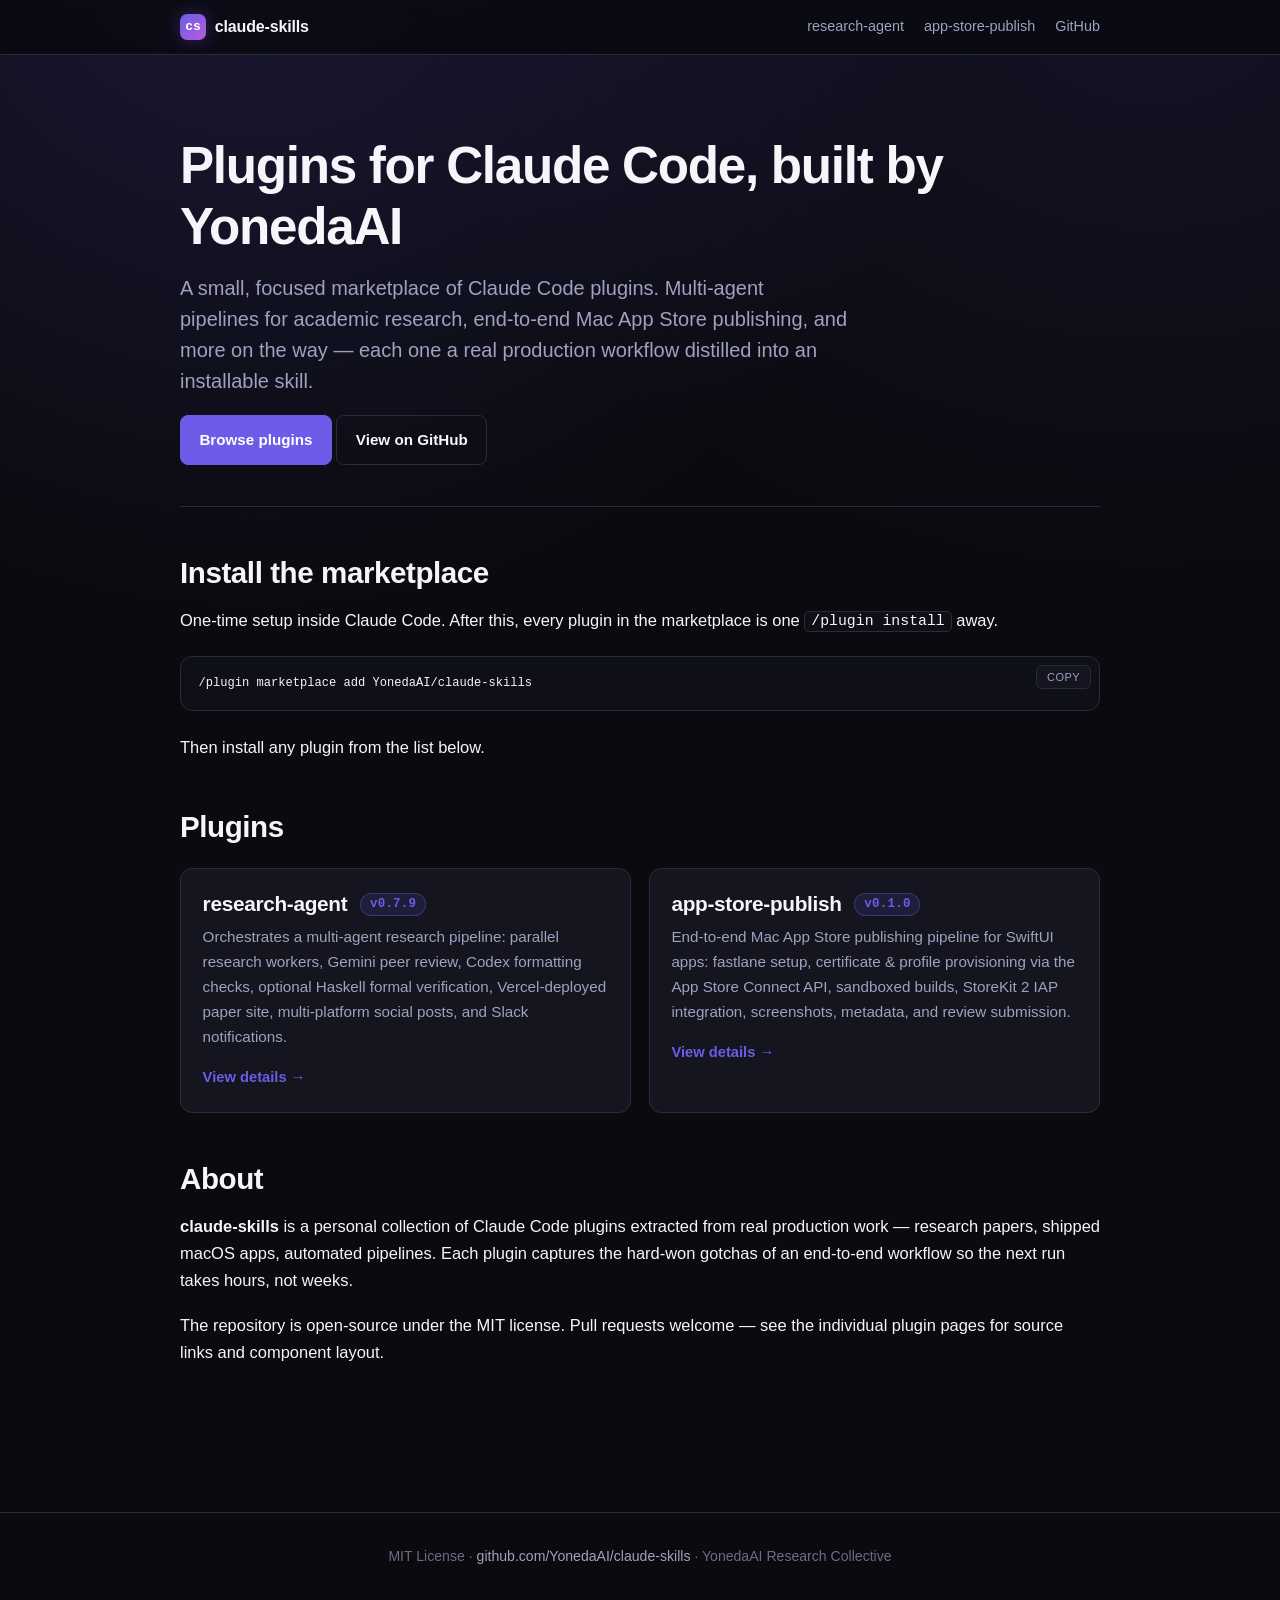
<file: docs/index.html>
<!doctype html>
<html lang="en">
<head>
  <meta charset="utf-8">
  <meta name="viewport" content="width=device-width, initial-scale=1, viewport-fit=cover">
  <meta name="theme-color" content="#0a0a0f">
  <title>claude-skills — Plugins for Claude Code by YonedaAI</title>
  <meta name="description" content="A marketplace of plugins for Claude Code: multi-agent research pipelines, Mac App Store publishing, and more — built by YonedaAI.">

  <link rel="icon" type="image/svg+xml" href="assets/img/favicon.svg">
  <link rel="canonical" href="https://yonedaai.github.io/claude-skills/">
  <link rel="stylesheet" href="assets/css/style.css">

  <meta property="og:type" content="website">
  <meta property="og:title" content="claude-skills — Plugins for Claude Code">
  <meta property="og:description" content="A marketplace of plugins for Claude Code: multi-agent research pipelines, Mac App Store publishing, and more.">
  <meta property="og:url" content="https://yonedaai.github.io/claude-skills/">
  <meta property="og:image" content="https://yonedaai.github.io/claude-skills/assets/img/og-default.png">
  <meta name="twitter:card" content="summary_large_image">
  <meta name="twitter:title" content="claude-skills — Plugins for Claude Code">
  <meta name="twitter:description" content="A marketplace of plugins for Claude Code by YonedaAI.">
  <meta name="twitter:image" content="https://yonedaai.github.io/claude-skills/assets/img/og-default.png">
</head>
<body>

<header class="site-header">
  <div class="site-header-inner">
    <a class="brand" href="./">
      <span class="brand-mark">cs</span>
      <span>claude-skills</span>
    </a>
    <nav class="nav" aria-label="Primary">
      <a href="./research-agent/">research-agent</a>
      <a href="./app-store-publish/">app-store-publish</a>
      <a href="https://github.com/YonedaAI/claude-skills" rel="noopener">GitHub</a>
    </nav>
  </div>
</header>

<main>
  <section class="hero" id="top">
    <h1>Plugins for Claude Code, built by YonedaAI</h1>
    <p class="lead">
      A small, focused marketplace of Claude Code plugins. Multi-agent pipelines for academic
      research, end-to-end Mac App Store publishing, and more on the way — each one a real
      production workflow distilled into an installable skill.
    </p>
    <p>
      <a class="btn" href="#plugins">Browse plugins</a>
      <a class="btn btn-ghost" href="https://github.com/YonedaAI/claude-skills" rel="noopener">View on GitHub</a>
    </p>
  </section>

  <section id="install">
    <h2>Install the marketplace</h2>
    <p>One-time setup inside Claude Code. After this, every plugin in the marketplace is one
      <code>/plugin install</code> away.</p>
    <pre><code>/plugin marketplace add YonedaAI/claude-skills</code></pre>
    <p>Then install any plugin from the list below.</p>
  </section>

  <section id="plugins">
    <h2>Plugins</h2>
    <div class="grid grid-2">

      <article class="card">
        <h3>research-agent <span class="pill">v0.7.9</span></h3>
        <p>
          Orchestrates a multi-agent research pipeline: parallel research workers, Gemini peer
          review, Codex formatting checks, optional Haskell formal verification, Vercel-deployed
          paper site, multi-platform social posts, and Slack notifications.
        </p>
        <a class="card-link" href="./research-agent/">View details →</a>
      </article>

      <article class="card">
        <h3>app-store-publish <span class="pill">v0.1.0</span></h3>
        <p>
          End-to-end Mac App Store publishing pipeline for SwiftUI apps: fastlane setup,
          certificate &amp; profile provisioning via the App Store Connect API, sandboxed builds,
          StoreKit 2 IAP integration, screenshots, metadata, and review submission.
        </p>
        <a class="card-link" href="./app-store-publish/">View details →</a>
      </article>

    </div>
  </section>

  <section id="about">
    <h2>About</h2>
    <p>
      <strong>claude-skills</strong> is a personal collection of Claude Code plugins extracted
      from real production work — research papers, shipped macOS apps, automated pipelines.
      Each plugin captures the hard-won gotchas of an end-to-end workflow so the next run takes
      hours, not weeks.
    </p>
    <p>
      The repository is open-source under the MIT license. Pull requests welcome — see the
      individual plugin pages for source links and component layout.
    </p>
  </section>
</main>

<footer class="site-footer">
  <div class="site-footer-inner">
    <p>
      MIT License · <a href="https://github.com/YonedaAI/claude-skills" rel="noopener">github.com/YonedaAI/claude-skills</a>
      · YonedaAI Research Collective
    </p>
  </div>
</footer>

<script src="assets/js/app.js" defer></script>
</body>
</html>
</file>
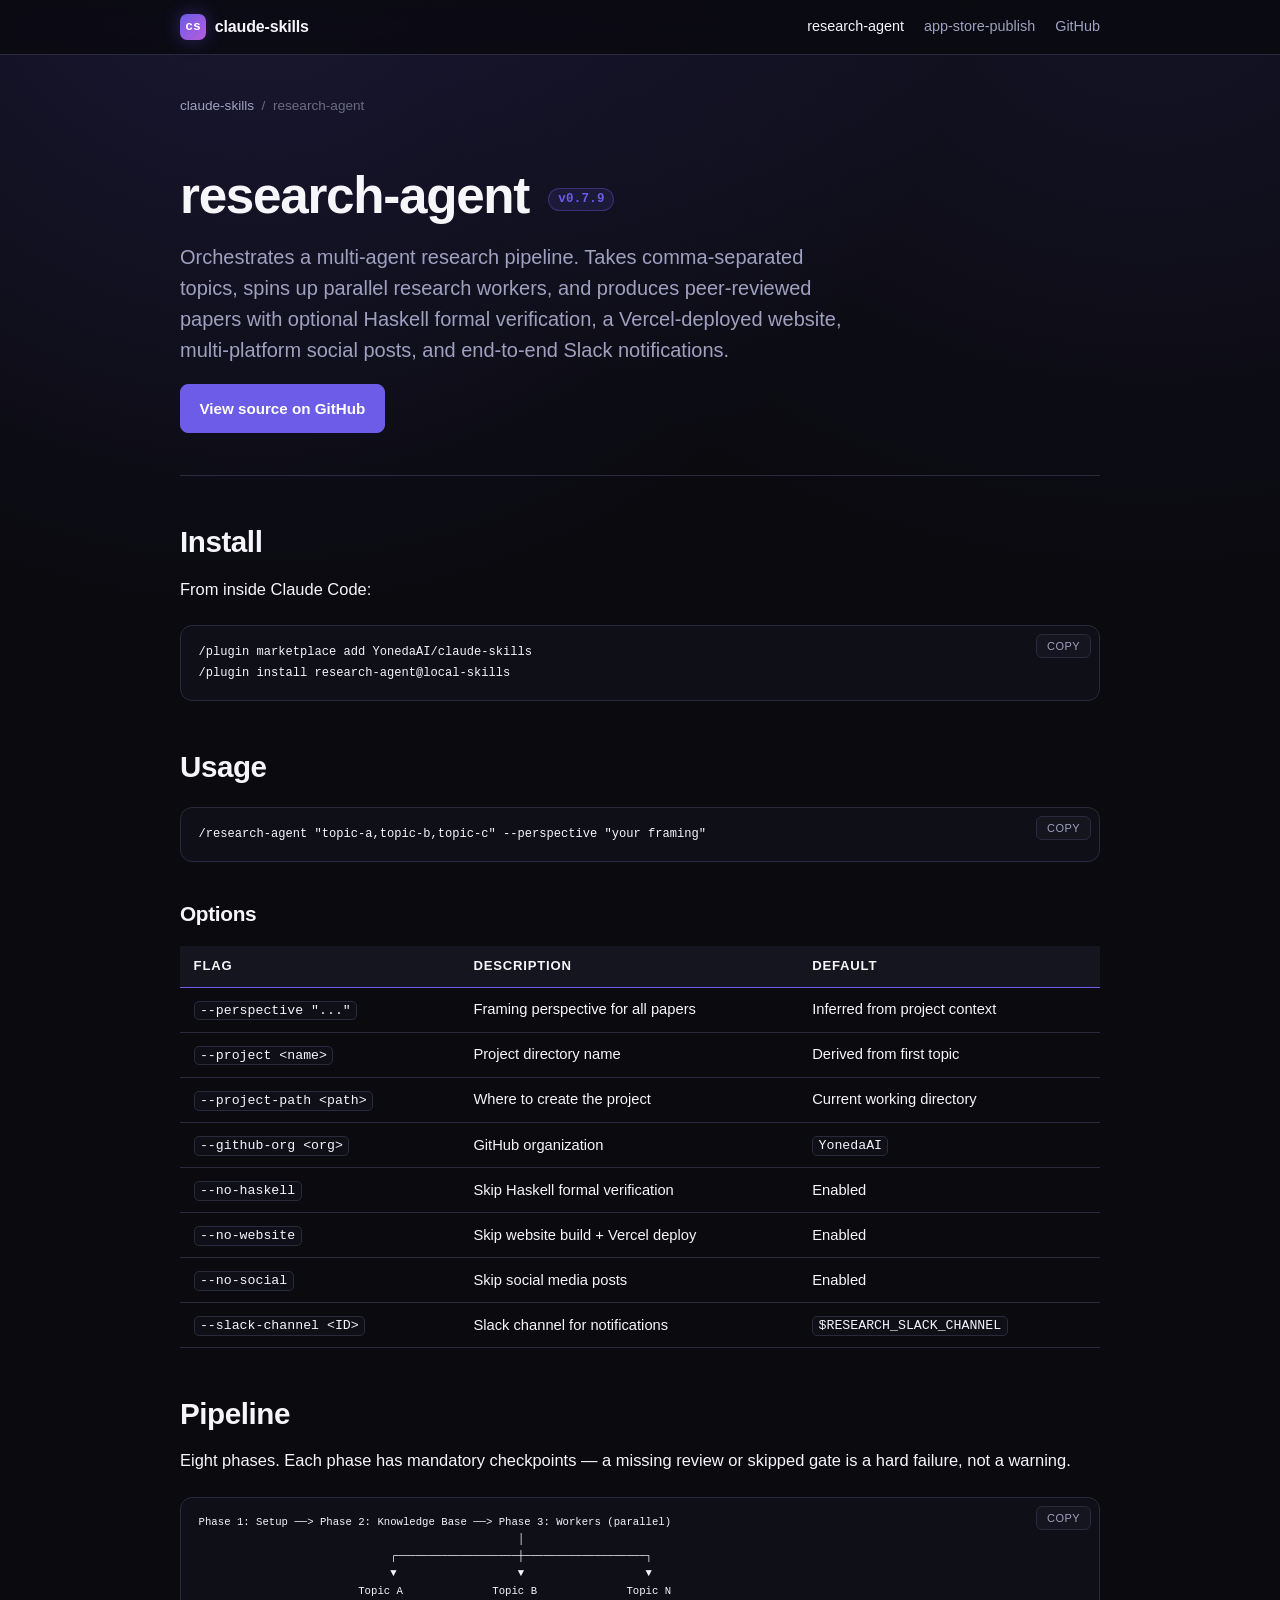
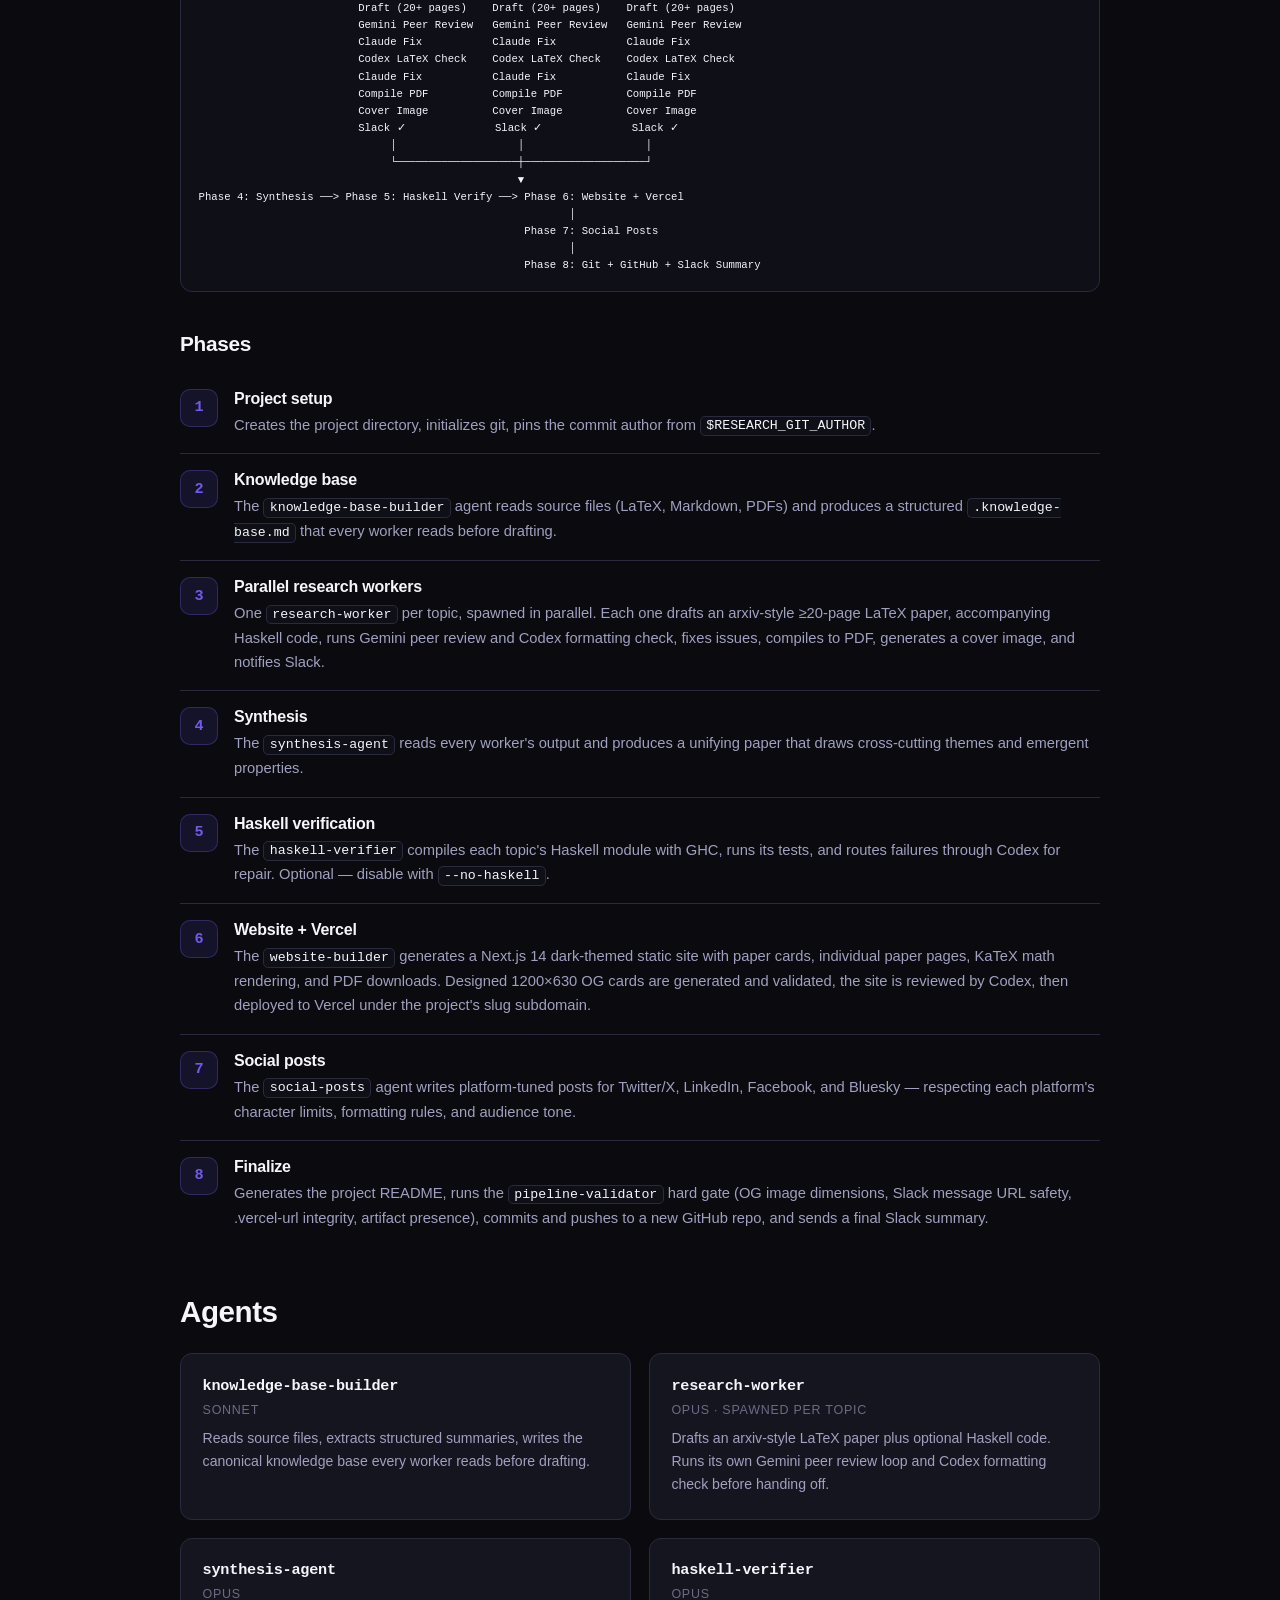
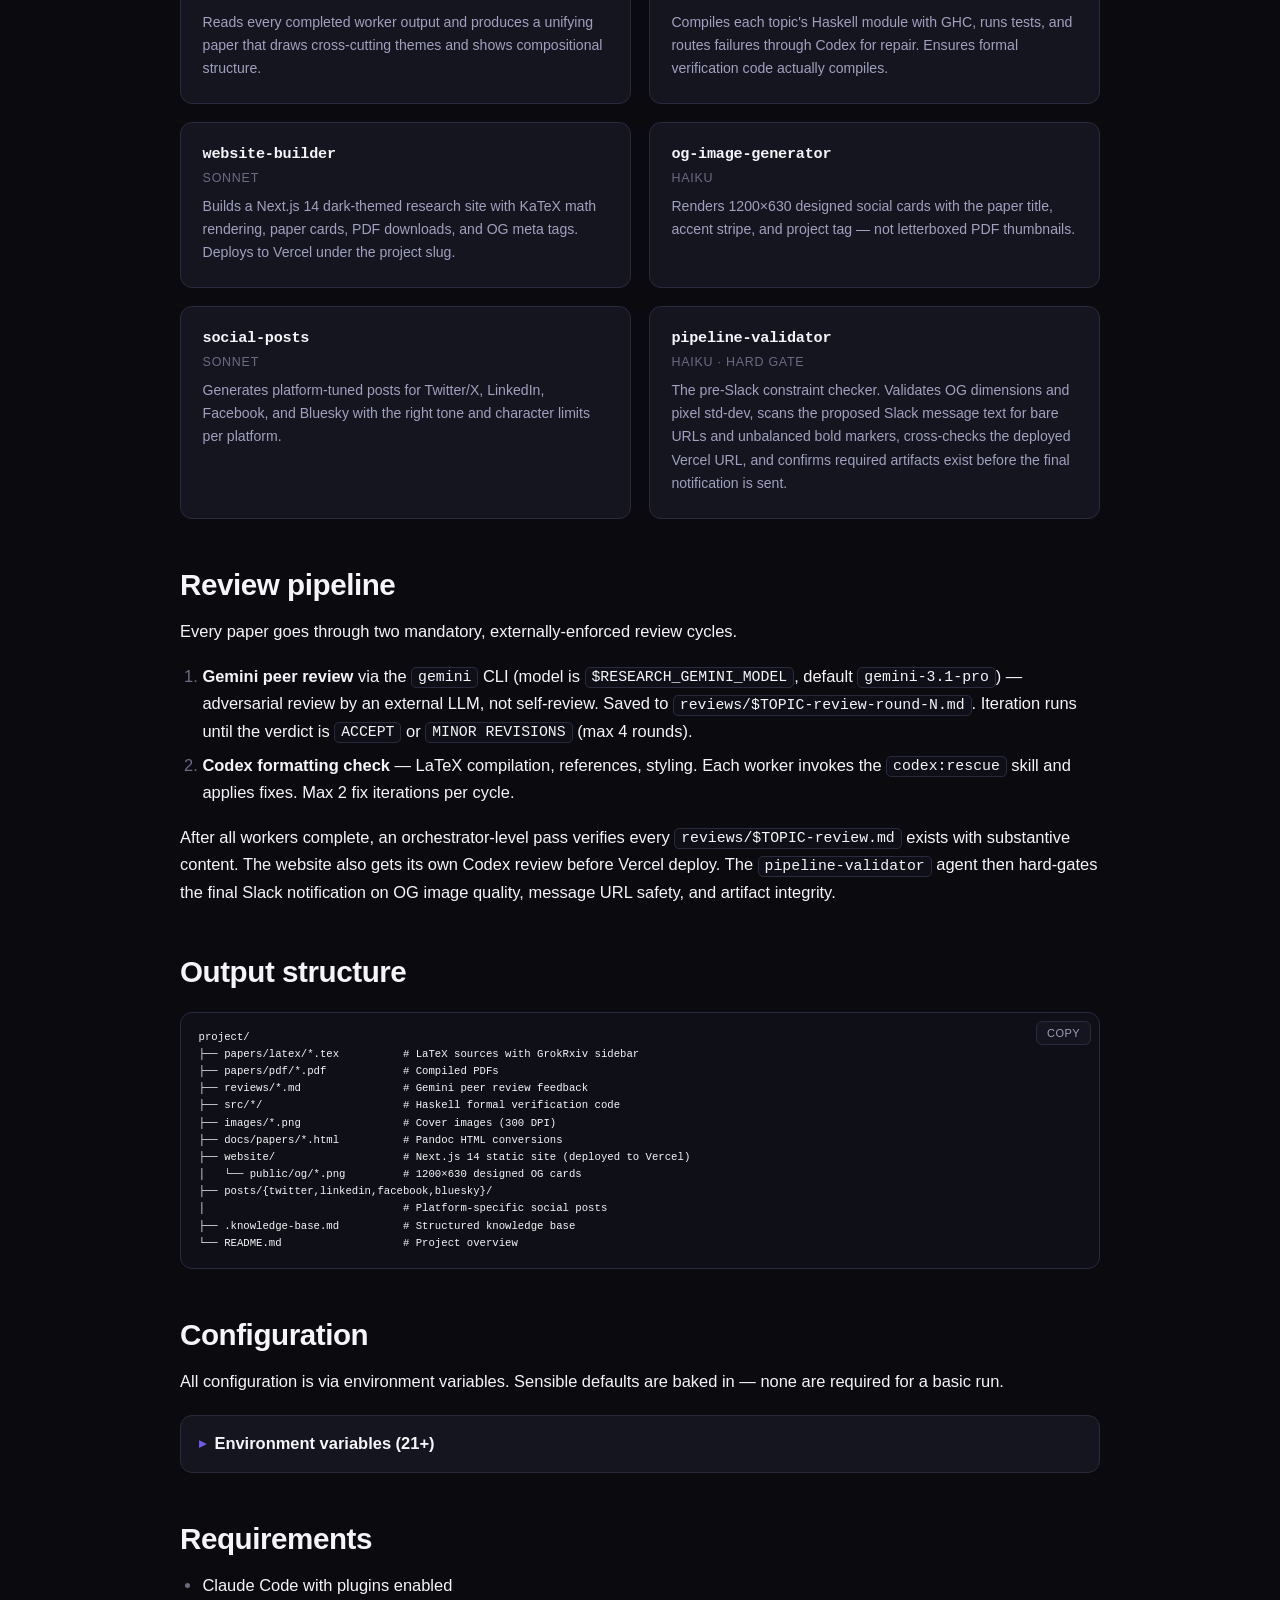
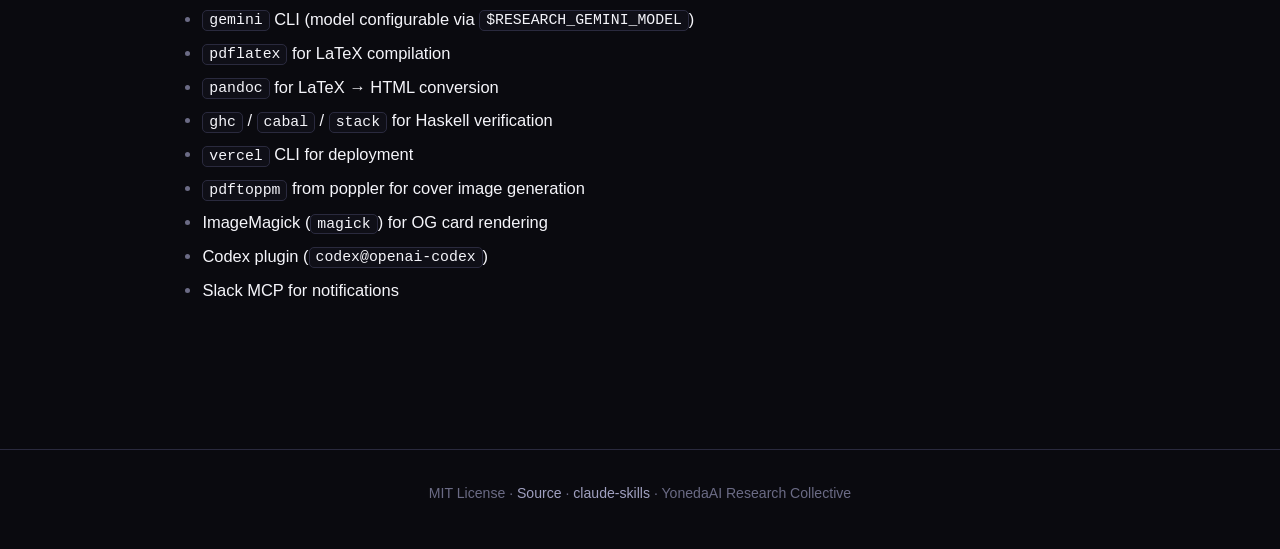
<file: docs/research-agent/index.html>
<!doctype html>
<html lang="en">
<head>
  <meta charset="utf-8">
  <meta name="viewport" content="width=device-width, initial-scale=1, viewport-fit=cover">
  <meta name="theme-color" content="#0a0a0f">
  <title>research-agent — claude-skills</title>
  <meta name="description" content="A Claude Code plugin that orchestrates a multi-agent research pipeline: parallel workers, Gemini peer review, Codex formatting, Haskell verification, Vercel deployment, social posts, and Slack notifications.">

  <link rel="icon" type="image/svg+xml" href="../assets/img/favicon.svg">
  <link rel="canonical" href="https://yonedaai.github.io/claude-skills/research-agent/">
  <link rel="stylesheet" href="../assets/css/style.css">

  <meta property="og:type" content="article">
  <meta property="og:title" content="research-agent — multi-agent research pipeline for Claude Code">
  <meta property="og:description" content="Parallel research workers, Gemini peer review, Codex formatting, Haskell verification, Vercel deploy, social posts, Slack notifications.">
  <meta property="og:url" content="https://yonedaai.github.io/claude-skills/research-agent/">
  <meta property="og:image" content="https://yonedaai.github.io/claude-skills/assets/img/og-default.png">
  <meta name="twitter:card" content="summary_large_image">
  <meta name="twitter:title" content="research-agent — multi-agent research pipeline for Claude Code">
  <meta name="twitter:description" content="Parallel workers, peer review, formal verification, deployment, social, Slack.">
  <meta name="twitter:image" content="https://yonedaai.github.io/claude-skills/assets/img/og-default.png">
</head>
<body>

<header class="site-header">
  <div class="site-header-inner">
    <a class="brand" href="../">
      <span class="brand-mark">cs</span>
      <span>claude-skills</span>
    </a>
    <nav class="nav" aria-label="Primary">
      <a href="../research-agent/" class="active">research-agent</a>
      <a href="../app-store-publish/">app-store-publish</a>
      <a href="https://github.com/YonedaAI/claude-skills" rel="noopener">GitHub</a>
    </nav>
  </div>
</header>

<main>
  <p class="crumbs"><a href="../">claude-skills</a> &nbsp;/&nbsp; research-agent</p>

  <section class="hero">
    <h1>research-agent <span class="pill">v0.7.9</span></h1>
    <p class="lead">
      Orchestrates a multi-agent research pipeline. Takes comma-separated topics, spins up
      parallel research workers, and produces peer-reviewed papers with optional Haskell
      formal verification, a Vercel-deployed website, multi-platform social posts, and
      end-to-end Slack notifications.
    </p>
    <p>
      <a class="btn" href="https://github.com/YonedaAI/claude-skills/tree/main/research-agent-skill" rel="noopener">View source on GitHub</a>
    </p>
  </section>

  <section id="install">
    <h2>Install</h2>
    <p>From inside Claude Code:</p>
    <pre><code>/plugin marketplace add YonedaAI/claude-skills
/plugin install research-agent@local-skills</code></pre>
  </section>

  <section id="usage">
    <h2>Usage</h2>
    <pre><code>/research-agent "topic-a,topic-b,topic-c" --perspective "your framing"</code></pre>

    <h3>Options</h3>
    <table>
      <thead>
        <tr><th>Flag</th><th>Description</th><th>Default</th></tr>
      </thead>
      <tbody>
        <tr><td><code>--perspective "..."</code></td><td>Framing perspective for all papers</td><td>Inferred from project context</td></tr>
        <tr><td><code>--project &lt;name&gt;</code></td><td>Project directory name</td><td>Derived from first topic</td></tr>
        <tr><td><code>--project-path &lt;path&gt;</code></td><td>Where to create the project</td><td>Current working directory</td></tr>
        <tr><td><code>--github-org &lt;org&gt;</code></td><td>GitHub organization</td><td><code>YonedaAI</code></td></tr>
        <tr><td><code>--no-haskell</code></td><td>Skip Haskell formal verification</td><td>Enabled</td></tr>
        <tr><td><code>--no-website</code></td><td>Skip website build + Vercel deploy</td><td>Enabled</td></tr>
        <tr><td><code>--no-social</code></td><td>Skip social media posts</td><td>Enabled</td></tr>
        <tr><td><code>--slack-channel &lt;ID&gt;</code></td><td>Slack channel for notifications</td><td><code>$RESEARCH_SLACK_CHANNEL</code></td></tr>
      </tbody>
    </table>
  </section>

  <section id="pipeline">
    <h2>Pipeline</h2>
    <p>Eight phases. Each phase has mandatory checkpoints — a missing review or skipped gate is a hard failure, not a warning.</p>

<pre class="diagram"><code>Phase 1: Setup ──&gt; Phase 2: Knowledge Base ──&gt; Phase 3: Workers (parallel)
                                                  │
                              ┌───────────────────┼───────────────────┐
                              ▼                   ▼                   ▼
                         Topic A              Topic B              Topic N
                         Draft (20+ pages)    Draft (20+ pages)    Draft (20+ pages)
                         Gemini Peer Review   Gemini Peer Review   Gemini Peer Review
                         Claude Fix           Claude Fix           Claude Fix
                         Codex LaTeX Check    Codex LaTeX Check    Codex LaTeX Check
                         Claude Fix           Claude Fix           Claude Fix
                         Compile PDF          Compile PDF          Compile PDF
                         Cover Image          Cover Image          Cover Image
                         Slack ✓              Slack ✓              Slack ✓
                              │                   │                   │
                              └───────────────────┼───────────────────┘
                                                  ▼
Phase 4: Synthesis ──&gt; Phase 5: Haskell Verify ──&gt; Phase 6: Website + Vercel
                                                          │
                                                   Phase 7: Social Posts
                                                          │
                                                   Phase 8: Git + GitHub + Slack Summary</code></pre>

    <h3>Phases</h3>

    <div class="phase">
      <div class="phase-num">1</div>
      <div class="phase-body">
        <h4>Project setup</h4>
        <p>Creates the project directory, initializes git, pins the commit author from <code>$RESEARCH_GIT_AUTHOR</code>.</p>
      </div>
    </div>
    <div class="phase">
      <div class="phase-num">2</div>
      <div class="phase-body">
        <h4>Knowledge base</h4>
        <p>The <code>knowledge-base-builder</code> agent reads source files (LaTeX, Markdown, PDFs) and produces a structured <code>.knowledge-base.md</code> that every worker reads before drafting.</p>
      </div>
    </div>
    <div class="phase">
      <div class="phase-num">3</div>
      <div class="phase-body">
        <h4>Parallel research workers</h4>
        <p>One <code>research-worker</code> per topic, spawned in parallel. Each one drafts an arxiv-style ≥20-page LaTeX paper, accompanying Haskell code, runs Gemini peer review and Codex formatting check, fixes issues, compiles to PDF, generates a cover image, and notifies Slack.</p>
      </div>
    </div>
    <div class="phase">
      <div class="phase-num">4</div>
      <div class="phase-body">
        <h4>Synthesis</h4>
        <p>The <code>synthesis-agent</code> reads every worker's output and produces a unifying paper that draws cross-cutting themes and emergent properties.</p>
      </div>
    </div>
    <div class="phase">
      <div class="phase-num">5</div>
      <div class="phase-body">
        <h4>Haskell verification</h4>
        <p>The <code>haskell-verifier</code> compiles each topic's Haskell module with GHC, runs its tests, and routes failures through Codex for repair. Optional — disable with <code>--no-haskell</code>.</p>
      </div>
    </div>
    <div class="phase">
      <div class="phase-num">6</div>
      <div class="phase-body">
        <h4>Website + Vercel</h4>
        <p>The <code>website-builder</code> generates a Next.js 14 dark-themed static site with paper cards, individual paper pages, KaTeX math rendering, and PDF downloads. Designed 1200×630 OG cards are generated and validated, the site is reviewed by Codex, then deployed to Vercel under the project's slug subdomain.</p>
      </div>
    </div>
    <div class="phase">
      <div class="phase-num">7</div>
      <div class="phase-body">
        <h4>Social posts</h4>
        <p>The <code>social-posts</code> agent writes platform-tuned posts for Twitter/X, LinkedIn, Facebook, and Bluesky — respecting each platform's character limits, formatting rules, and audience tone.</p>
      </div>
    </div>
    <div class="phase">
      <div class="phase-num">8</div>
      <div class="phase-body">
        <h4>Finalize</h4>
        <p>Generates the project README, runs the <code>pipeline-validator</code> hard gate (OG image dimensions, Slack message URL safety, .vercel-url integrity, artifact presence), commits and pushes to a new GitHub repo, and sends a final Slack summary.</p>
      </div>
    </div>
  </section>

  <section id="agents">
    <h2>Agents</h2>
    <div class="grid grid-2">

      <article class="card agent-card">
        <h4>knowledge-base-builder</h4>
        <p class="meta">Sonnet</p>
        <p>Reads source files, extracts structured summaries, writes the canonical knowledge base every worker reads before drafting.</p>
      </article>

      <article class="card agent-card">
        <h4>research-worker</h4>
        <p class="meta">Opus · spawned per topic</p>
        <p>Drafts an arxiv-style LaTeX paper plus optional Haskell code. Runs its own Gemini peer review loop and Codex formatting check before handing off.</p>
      </article>

      <article class="card agent-card">
        <h4>synthesis-agent</h4>
        <p class="meta">Opus</p>
        <p>Reads every completed worker output and produces a unifying paper that draws cross-cutting themes and shows compositional structure.</p>
      </article>

      <article class="card agent-card">
        <h4>haskell-verifier</h4>
        <p class="meta">Opus</p>
        <p>Compiles each topic's Haskell module with GHC, runs tests, and routes failures through Codex for repair. Ensures formal verification code actually compiles.</p>
      </article>

      <article class="card agent-card">
        <h4>website-builder</h4>
        <p class="meta">Sonnet</p>
        <p>Builds a Next.js 14 dark-themed research site with KaTeX math rendering, paper cards, PDF downloads, and OG meta tags. Deploys to Vercel under the project slug.</p>
      </article>

      <article class="card agent-card">
        <h4>og-image-generator</h4>
        <p class="meta">Haiku</p>
        <p>Renders 1200×630 designed social cards with the paper title, accent stripe, and project tag — not letterboxed PDF thumbnails.</p>
      </article>

      <article class="card agent-card">
        <h4>social-posts</h4>
        <p class="meta">Sonnet</p>
        <p>Generates platform-tuned posts for Twitter/X, LinkedIn, Facebook, and Bluesky with the right tone and character limits per platform.</p>
      </article>

      <article class="card agent-card">
        <h4>pipeline-validator</h4>
        <p class="meta">Haiku · hard gate</p>
        <p>The pre-Slack constraint checker. Validates OG dimensions and pixel std-dev, scans the proposed Slack message text for bare URLs and unbalanced bold markers, cross-checks the deployed Vercel URL, and confirms required artifacts exist before the final notification is sent.</p>
      </article>

    </div>
  </section>

  <section id="reviews">
    <h2>Review pipeline</h2>
    <p>
      Every paper goes through two mandatory, externally-enforced review cycles.
    </p>
    <ol>
      <li>
        <strong>Gemini peer review</strong> via the <code>gemini</code> CLI (model is
        <code>$RESEARCH_GEMINI_MODEL</code>, default <code>gemini-3.1-pro</code>) — adversarial review by an external LLM, not self-review. Saved to <code>reviews/$TOPIC-review-round-N.md</code>. Iteration runs until the verdict is <code>ACCEPT</code> or <code>MINOR REVISIONS</code> (max 4 rounds).
      </li>
      <li>
        <strong>Codex formatting check</strong> — LaTeX compilation, references, styling. Each worker invokes the <code>codex:rescue</code> skill and applies fixes. Max 2 fix iterations per cycle.
      </li>
    </ol>
    <p>
      After all workers complete, an orchestrator-level pass verifies every <code>reviews/$TOPIC-review.md</code> exists with substantive content. The website also gets its own Codex review before Vercel deploy. The <code>pipeline-validator</code> agent then hard-gates the final Slack notification on OG image quality, message URL safety, and artifact integrity.
    </p>
  </section>

  <section id="output">
    <h2>Output structure</h2>
<pre class="diagram"><code>project/
├── papers/latex/*.tex          # LaTeX sources with GrokRxiv sidebar
├── papers/pdf/*.pdf            # Compiled PDFs
├── reviews/*.md                # Gemini peer review feedback
├── src/*/                      # Haskell formal verification code
├── images/*.png                # Cover images (300 DPI)
├── docs/papers/*.html          # Pandoc HTML conversions
├── website/                    # Next.js 14 static site (deployed to Vercel)
│   └── public/og/*.png         # 1200×630 designed OG cards
├── posts/{twitter,linkedin,facebook,bluesky}/
│                               # Platform-specific social posts
├── .knowledge-base.md          # Structured knowledge base
└── README.md                   # Project overview</code></pre>
  </section>

  <section id="env">
    <h2>Configuration</h2>
    <p>All configuration is via environment variables. Sensible defaults are baked in — none are required for a basic run.</p>

    <details>
      <summary>Environment variables (21+)</summary>
      <table>
        <thead>
          <tr><th>Env Var</th><th>Default</th><th>Purpose</th></tr>
        </thead>
        <tbody>
          <tr><td><code>RESEARCH_AUTHOR_NAME</code></td><td><code>Matthew Long</code></td><td>Paper author name</td></tr>
          <tr><td><code>RESEARCH_AUTHOR_EMAIL</code></td><td><code>matthew@yonedaai.com</code></td><td>Author contact email</td></tr>
          <tr><td><code>RESEARCH_AUTHOR_URL</code></td><td><code>https://yonedaai.com</code></td><td>Author website</td></tr>
          <tr><td><code>RESEARCH_COLLABORATION</code></td><td><code>The YonedaAI Collaboration</code></td><td>Collaboration line in author block</td></tr>
          <tr><td><code>RESEARCH_INSTITUTION</code></td><td><code>YonedaAI Research Collective</code></td><td>Institution line</td></tr>
          <tr><td><code>RESEARCH_LOCATION</code></td><td><code>Chicago, IL</code></td><td>Author location</td></tr>
          <tr><td><code>RESEARCH_GITHUB_ORG</code></td><td><code>YonedaAI</code></td><td>GitHub org for repo creation</td></tr>
          <tr><td><code>RESEARCH_SLACK_CHANNEL</code></td><td><code>C0AK269AVSA</code></td><td>Slack channel for notifications</td></tr>
          <tr><td><code>RESEARCH_GEMINI_MODEL</code></td><td><code>gemini-3.1-pro</code></td><td>Gemini model for peer review</td></tr>
          <tr><td><code>RESEARCH_WORKER_MODEL</code></td><td><code>opus</code></td><td>Model for research-worker / synthesis</td></tr>
          <tr><td><code>RESEARCH_UTILITY_MODEL</code></td><td><code>sonnet</code></td><td>Model for utility agents</td></tr>
          <tr><td><code>RESEARCH_GEMINI_BIN</code></td><td><em>fnm absolute path</em></td><td>Absolute path to <code>gemini</code> CLI (fnm shims aren't active in agent subshells)</td></tr>
          <tr><td><code>RESEARCH_CODEX_BIN</code></td><td><em>fnm absolute path</em></td><td>Absolute path to <code>codex</code> CLI</td></tr>
          <tr><td><code>RESEARCH_GIT_AUTHOR</code></td><td><code>Matthew &lt;mlong@magneton.io&gt;</code></td><td>Git author for every commit (RFC 2822)</td></tr>
          <tr><td><code>RESEARCH_GIT_AUTHOR_NAME</code></td><td><em>parsed</em></td><td>Override the parsed name</td></tr>
          <tr><td><code>RESEARCH_GIT_AUTHOR_EMAIL</code></td><td><em>parsed</em></td><td>Override the parsed email</td></tr>
        </tbody>
      </table>
    </details>
  </section>

  <section id="requirements">
    <h2>Requirements</h2>
    <ul>
      <li>Claude Code with plugins enabled</li>
      <li><code>gemini</code> CLI (model configurable via <code>$RESEARCH_GEMINI_MODEL</code>)</li>
      <li><code>pdflatex</code> for LaTeX compilation</li>
      <li><code>pandoc</code> for LaTeX → HTML conversion</li>
      <li><code>ghc</code> / <code>cabal</code> / <code>stack</code> for Haskell verification</li>
      <li><code>vercel</code> CLI for deployment</li>
      <li><code>pdftoppm</code> from poppler for cover image generation</li>
      <li>ImageMagick (<code>magick</code>) for OG card rendering</li>
      <li>Codex plugin (<code>codex@openai-codex</code>)</li>
      <li>Slack MCP for notifications</li>
    </ul>
  </section>
</main>

<footer class="site-footer">
  <div class="site-footer-inner">
    <p>
      MIT License ·
      <a href="https://github.com/YonedaAI/claude-skills/tree/main/research-agent-skill" rel="noopener">Source</a>
      · <a href="../">claude-skills</a>
      · YonedaAI Research Collective
    </p>
  </div>
</footer>

<script src="../assets/js/app.js" defer></script>
</body>
</html>
</file>
<file: docs/assets/css/style.css>
:root {
  --bg: #0a0a0f;
  --surface: #15151f;
  --surface-hover: #1c1c2a;
  --accent: #6c5ce7;
  --accent-hover: #8475ec;
  --accent-glow: rgba(108, 92, 231, 0.35);
  --text: #f5f5fa;
  --text-muted: #a0a0c0;
  --text-dim: #6b6b85;
  --border: #2a2a3e;
  --code-bg: #0f0f17;
  --success: #4ade80;
  --warning: #fbbf24;

  --font-sans: -apple-system, BlinkMacSystemFont, "Segoe UI", Roboto, Helvetica, Arial, sans-serif;
  --font-mono: ui-monospace, SFMono-Regular, "JetBrains Mono", Menlo, Consolas, monospace;

  --radius: 12px;
  --radius-sm: 8px;

  --max-w: 960px;
}

* {
  box-sizing: border-box;
}

html {
  scroll-behavior: smooth;
  -webkit-text-size-adjust: 100%;
}

body {
  margin: 0;
  font-family: var(--font-sans);
  font-size: clamp(15px, 0.95rem + 0.1vw, 17px);
  line-height: 1.65;
  color: var(--text);
  background: var(--bg);
  background-image:
    radial-gradient(at 20% -10%, rgba(108, 92, 231, 0.18), transparent 50%),
    radial-gradient(at 90% 0%, rgba(108, 92, 231, 0.1), transparent 45%);
  background-attachment: fixed;
  -webkit-font-smoothing: antialiased;
  -moz-osx-font-smoothing: grayscale;
}

a {
  color: var(--accent);
  text-decoration: none;
  transition: color 0.15s ease;
}

a:hover {
  color: var(--accent-hover);
  text-decoration: underline;
  text-underline-offset: 3px;
}

h1, h2, h3, h4 {
  font-weight: 700;
  letter-spacing: -0.015em;
  line-height: 1.2;
  margin: 2.5rem 0 1rem;
  color: var(--text);
}

h1 {
  font-size: clamp(2rem, 1.6rem + 2vw, 3.2rem);
  letter-spacing: -0.025em;
  margin-top: 0;
}

h2 {
  font-size: clamp(1.4rem, 1.2rem + 1vw, 1.85rem);
  padding-top: 0.5rem;
}

h3 {
  font-size: clamp(1.15rem, 1.05rem + 0.4vw, 1.3rem);
}

p, ul, ol {
  margin: 0 0 1.1rem;
}

ul, ol {
  padding-left: 1.4rem;
}

li {
  margin-bottom: 0.4rem;
}

li::marker {
  color: var(--text-dim);
}

code, pre {
  font-family: var(--font-mono);
  font-size: 0.9em;
}

p code, li code, td code {
  background: var(--code-bg);
  border: 1px solid var(--border);
  padding: 0.1em 0.4em;
  border-radius: 5px;
  color: var(--text);
}

pre {
  background: var(--code-bg);
  border: 1px solid var(--border);
  border-radius: var(--radius);
  padding: 1rem 1.1rem;
  overflow-x: auto;
  position: relative;
  margin: 1.4rem 0;
  font-size: 0.84rem;
  line-height: 1.55;
}

pre code {
  background: transparent;
  border: 0;
  padding: 0;
  color: var(--text);
}

.copy-btn {
  position: absolute;
  top: 8px;
  right: 8px;
  background: var(--surface);
  color: var(--text-muted);
  border: 1px solid var(--border);
  border-radius: 6px;
  padding: 5px 10px;
  font-size: 11px;
  font-family: var(--font-sans);
  cursor: pointer;
  transition: all 0.15s ease;
  letter-spacing: 0.04em;
  text-transform: uppercase;
}

.copy-btn:hover {
  background: var(--surface-hover);
  color: var(--text);
  border-color: var(--accent);
}

.copy-btn.copied {
  background: var(--accent);
  color: white;
  border-color: var(--accent);
}

table {
  width: 100%;
  border-collapse: collapse;
  margin: 1.2rem 0;
  font-size: 0.92rem;
  display: block;
  overflow-x: auto;
  white-space: nowrap;
}

@media (min-width: 720px) {
  table {
    display: table;
    white-space: normal;
  }
}

th, td {
  text-align: left;
  padding: 0.6rem 0.85rem;
  border-bottom: 1px solid var(--border);
}

th {
  background: var(--surface);
  color: var(--text);
  font-weight: 600;
  font-size: 0.82rem;
  text-transform: uppercase;
  letter-spacing: 0.06em;
  border-bottom-color: var(--accent);
}

tr:hover td {
  background: rgba(108, 92, 231, 0.04);
}

.site-header {
  position: sticky;
  top: 0;
  z-index: 50;
  background: rgba(10, 10, 15, 0.85);
  backdrop-filter: saturate(180%) blur(14px);
  -webkit-backdrop-filter: saturate(180%) blur(14px);
  border-bottom: 1px solid var(--border);
}

.site-header-inner {
  max-width: var(--max-w);
  margin: 0 auto;
  padding: 0.85rem 1.25rem;
  display: flex;
  align-items: center;
  justify-content: space-between;
  gap: 1rem;
}

.brand {
  display: flex;
  align-items: center;
  gap: 0.55rem;
  font-weight: 700;
  font-size: 1rem;
  color: var(--text);
  letter-spacing: -0.01em;
}

.brand:hover {
  text-decoration: none;
  color: var(--text);
}

.brand-mark {
  width: 26px;
  height: 26px;
  border-radius: 7px;
  background: linear-gradient(135deg, var(--accent), #b65cdc);
  box-shadow: 0 0 18px var(--accent-glow);
  display: grid;
  place-items: center;
  color: white;
  font-weight: 800;
  font-size: 13px;
  font-family: var(--font-mono);
}

.nav {
  display: flex;
  gap: 1.25rem;
  font-size: 0.9rem;
}

.nav a {
  color: var(--text-muted);
  white-space: nowrap;
}

.nav a:hover {
  color: var(--text);
  text-decoration: none;
}

.nav a.active {
  color: var(--text);
}

main {
  max-width: var(--max-w);
  margin: 0 auto;
  padding: 2.5rem 1.25rem 4rem;
}

.hero {
  padding: 2.5rem 0 1.5rem;
  border-bottom: 1px solid var(--border);
  margin-bottom: 2.5rem;
}

.hero p.lead {
  font-size: clamp(1.05rem, 0.95rem + 0.5vw, 1.25rem);
  color: var(--text-muted);
  max-width: 60ch;
  line-height: 1.55;
}

.btn {
  display: inline-flex;
  align-items: center;
  gap: 0.5rem;
  padding: 0.7rem 1.15rem;
  background: var(--accent);
  color: white;
  border-radius: var(--radius-sm);
  font-weight: 600;
  font-size: 0.95rem;
  border: 1px solid var(--accent);
  cursor: pointer;
  transition: all 0.15s ease;
  text-decoration: none;
}

.btn:hover {
  background: var(--accent-hover);
  color: white;
  text-decoration: none;
  transform: translateY(-1px);
  box-shadow: 0 6px 22px var(--accent-glow);
}

.btn.btn-ghost {
  background: transparent;
  color: var(--text);
  border-color: var(--border);
}

.btn.btn-ghost:hover {
  background: var(--surface-hover);
  border-color: var(--accent);
  box-shadow: none;
}

.pill {
  display: inline-flex;
  align-items: center;
  font-family: var(--font-mono);
  font-size: 0.78rem;
  background: rgba(108, 92, 231, 0.12);
  color: var(--accent);
  border: 1px solid rgba(108, 92, 231, 0.35);
  padding: 0.2rem 0.55rem;
  border-radius: 999px;
  margin-left: 0.4rem;
  vertical-align: middle;
  letter-spacing: 0.02em;
}

.crumbs {
  font-size: 0.85rem;
  color: var(--text-dim);
  margin-bottom: 0.5rem;
}

.crumbs a {
  color: var(--text-muted);
}

.grid {
  display: grid;
  grid-template-columns: 1fr;
  gap: 1.1rem;
  margin: 1.5rem 0;
}

@media (min-width: 720px) {
  .grid.grid-2 { grid-template-columns: 1fr 1fr; }
  .grid.grid-3 { grid-template-columns: repeat(3, 1fr); }
  .grid.grid-4 { grid-template-columns: repeat(4, 1fr); }
}

.card {
  background: var(--surface);
  border: 1px solid var(--border);
  border-radius: var(--radius);
  padding: 1.4rem 1.35rem;
  transition: all 0.18s ease;
  position: relative;
  overflow: hidden;
}

.card::before {
  content: "";
  position: absolute;
  inset: 0 0 auto 0;
  height: 2px;
  background: linear-gradient(90deg, transparent, var(--accent), transparent);
  opacity: 0;
  transition: opacity 0.18s ease;
}

.card:hover {
  background: var(--surface-hover);
  border-color: rgba(108, 92, 231, 0.4);
  transform: translateY(-2px);
  box-shadow: 0 12px 36px rgba(0, 0, 0, 0.35);
}

.card:hover::before {
  opacity: 1;
}

.card h3 {
  margin: 0 0 0.45rem;
  display: flex;
  align-items: center;
  gap: 0.4rem;
  flex-wrap: wrap;
}

.card p {
  color: var(--text-muted);
  margin-bottom: 0.85rem;
  font-size: 0.95rem;
}

.card .card-link {
  font-weight: 600;
  font-size: 0.92rem;
  color: var(--accent);
}

.agent-card h4 {
  margin: 0 0 0.3rem;
  font-size: 0.95rem;
  font-family: var(--font-mono);
  color: var(--text);
}

.agent-card .meta {
  font-size: 0.78rem;
  color: var(--text-dim);
  text-transform: uppercase;
  letter-spacing: 0.06em;
  margin-bottom: 0.4rem;
}

.agent-card p {
  font-size: 0.88rem;
  margin: 0;
  color: var(--text-muted);
}

.phase {
  display: flex;
  gap: 1rem;
  padding: 1rem 0;
  border-bottom: 1px solid var(--border);
}

.phase:last-child {
  border-bottom: 0;
}

.phase-num {
  flex-shrink: 0;
  width: 38px;
  height: 38px;
  border-radius: 10px;
  background: rgba(108, 92, 231, 0.12);
  color: var(--accent);
  display: grid;
  place-items: center;
  font-family: var(--font-mono);
  font-weight: 700;
  font-size: 0.95rem;
  border: 1px solid rgba(108, 92, 231, 0.3);
}

.phase-body h4 {
  margin: 0 0 0.3rem;
  font-size: 1rem;
}

.phase-body p {
  margin: 0;
  color: var(--text-muted);
  font-size: 0.92rem;
}

details {
  background: var(--surface);
  border: 1px solid var(--border);
  border-radius: var(--radius);
  padding: 0.9rem 1.15rem;
  margin: 1.2rem 0;
}

details[open] {
  padding-bottom: 1.15rem;
}

summary {
  cursor: pointer;
  font-weight: 600;
  color: var(--text);
  list-style: none;
  display: flex;
  align-items: center;
  gap: 0.5rem;
}

summary::-webkit-details-marker { display: none; }

summary::before {
  content: "▸";
  color: var(--accent);
  display: inline-block;
  transition: transform 0.18s ease;
  font-size: 0.85rem;
}

details[open] summary::before {
  transform: rotate(90deg);
}

.site-footer {
  border-top: 1px solid var(--border);
  margin-top: 4rem;
  padding: 2rem 1.25rem 2.5rem;
  text-align: center;
  color: var(--text-dim);
  font-size: 0.88rem;
}

.site-footer-inner {
  max-width: var(--max-w);
  margin: 0 auto;
}

.site-footer a {
  color: var(--text-muted);
}

.diagram {
  font-size: 0.74rem;
  line-height: 1.45;
  color: var(--text-muted);
}

.diagram .accent {
  color: var(--accent);
}

::selection {
  background: var(--accent-glow);
  color: var(--text);
}

@media (max-width: 480px) {
  .nav { gap: 0.85rem; font-size: 0.85rem; }
  main { padding: 1.5rem 1rem 3rem; }
  .hero { padding: 1.5rem 0 1rem; }
  pre { font-size: 0.78rem; padding: 0.85rem 0.95rem; }
}
</file>
